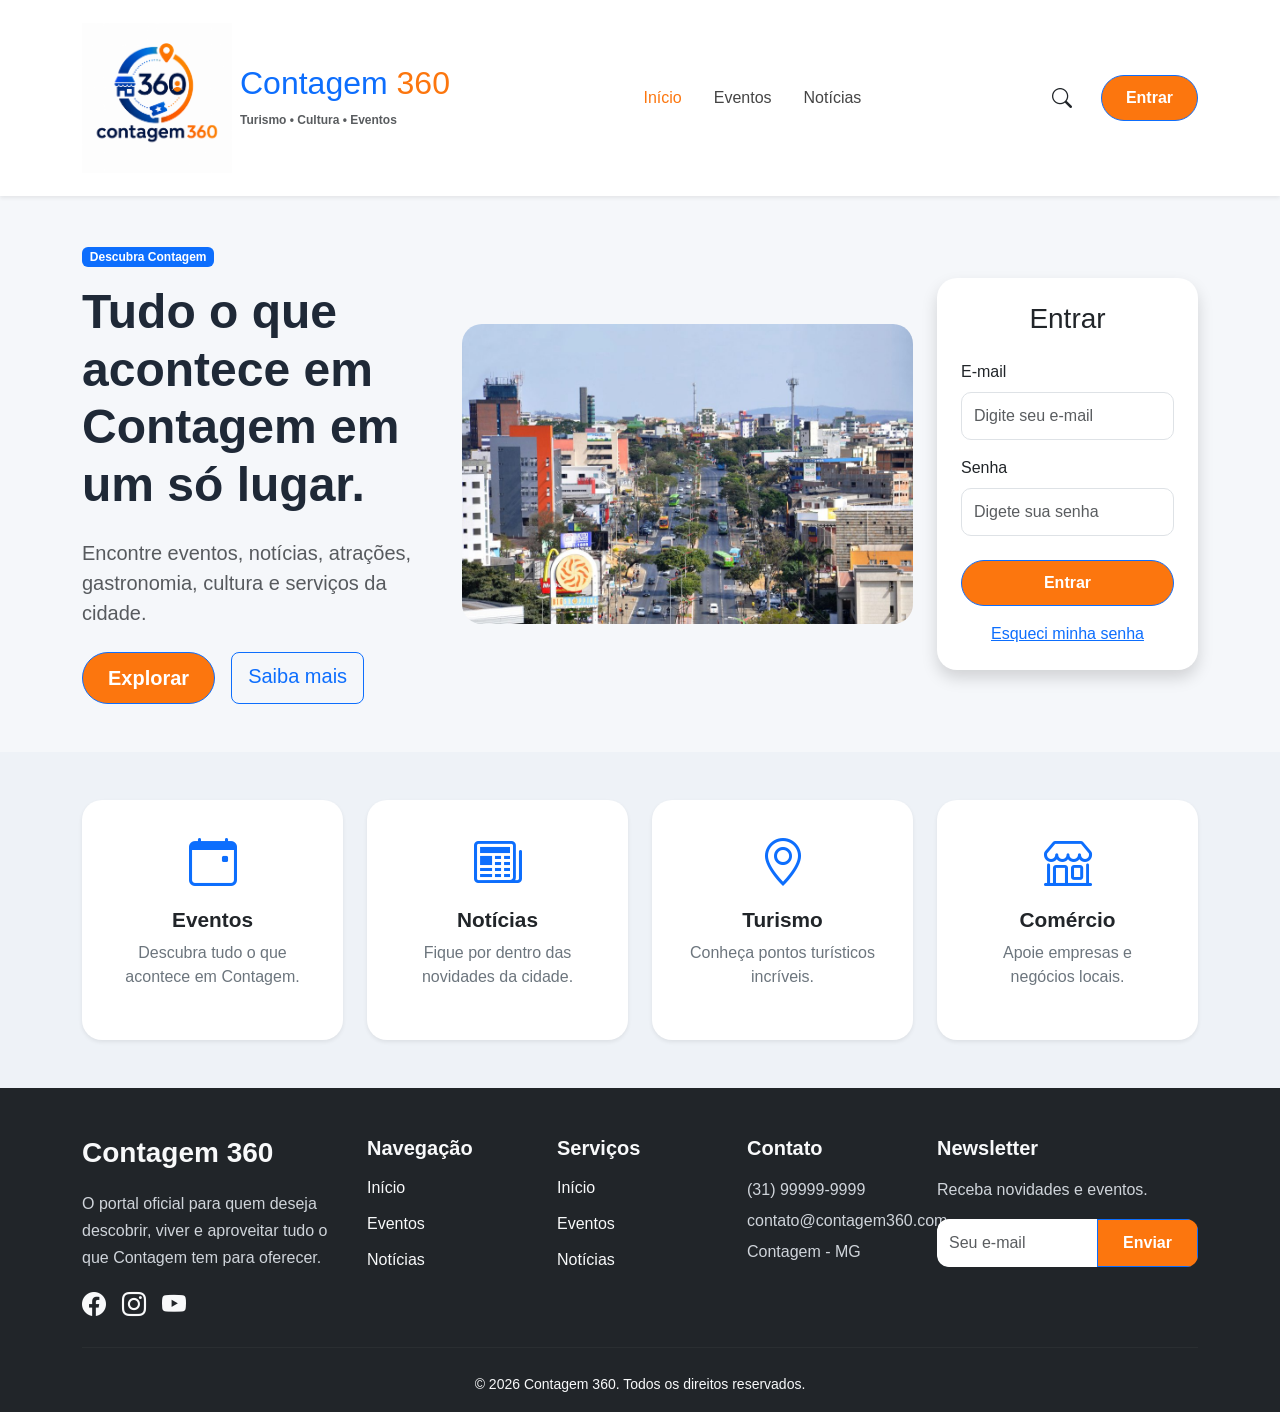
<file: index.html>
<!DOCTYPE html>
<html lang="pt-br">

<head>

    <meta charset="UTF-8">
    <meta name="viewport" content="width=device-width, initial-scale=1.0">

    <title>Contagem 360</title>

    <link rel="icon" href="img/logo.png" type="image/png">

    <!-- Bootstrap -->
    <link href="https://cdn.jsdelivr.net/npm/bootstrap@5.0.2/dist/css/bootstrap.min.css" rel="stylesheet">

    <!-- Bootstrap Icons -->
    <link rel="stylesheet" href="https://cdn.jsdelivr.net/npm/bootstrap-icons@1.13.1/font/bootstrap-icons.min.css">

    <!-- CSS -->
    <link rel="stylesheet" href="style.css">

</head>

<body>

    

    <!-- ==========================
            NAVBAR
    =========================== -->

    <header>

        <nav class="navbar navbar-expand-lg navbar-light bg-white shadow-sm">

            <div class="container">

                <!-- Logo -->

                <a class="navbar-brand fw-bold d-flex align-items-center" href="#">

                    <img src="img/logo.png" alt="Logo Contagem 360" width="150" class="me-2">
                    <div>

                        <h4 class="m-0">Contagem <span id="xbox">360</span></h4>
                
                        <small class="text-muted">
                            Turismo • Cultura • Eventos
                        </small>

                    </div>

                </a>

                <!-- Botão Mobile -->

                <button class="navbar-toggler" type="button" data-bs-toggle="collapse" data-bs-target="#menu">

                    <span class="navbar-toggler-icon"></span>

                </button>

                <!-- Menu -->

                <div class="collapse navbar-collapse" id="menu">

                    <ul class="navbar-nav mx-auto">

                        <li class="nav-item">
                            <a class="nav-link active" href="index.php?page=landing">
                                Início
                            </a>
                        </li> 

                        <li class="nav-item">
                            <a class="nav-link" href="index.php?page=eventos">
                                Eventos
                            </a>
                        </li>
                       

                        <li class="nav-item">
                            <a class="nav-link" href="index.php?page=noticias">
                                Notícias
                            </a>
                        </li>

                    </ul>

                    <!-- Lado direito -->

                    <div class="d-flex align-items-center">

                        <button class="btn btn-link text-dark me-3">

                            <i class="bi bi-search fs-5"></i>

                        </button>

                        <a href="index.php?page=login"
                           class="btn btn-primary rounded-pill px-4">
                        Entrar
                        </a>

                    </div>

                </div>

            </div>

        </nav>

    </header>

    <!-- ==========================
            MAIN
    =========================== -->

    <main> <!-- HERO -->

        <section class="hero py-5">

            <div class="container">

                <div class="row align-items-center gy-5">

                    <!-- Texto -->

                    <div class="col-lg-4">

                        <span class="badge bg-primary mb-3">
                            Descubra Contagem
                        </span>

                        <h1 class="display-5 fw-bold mb-4">

                            Tudo o que acontece em Contagem em um só lugar.

                        </h1>

                        <p class="lead text-muted mb-4">

                            Encontre eventos, notícias, atrações,
                            gastronomia, cultura e serviços da cidade.

                        </p>

                        <div class="d-flex gap-3">
                            <a href="index.php?page=eventos"
                            class="btn btn-primary btn-lg">
                             Explorar
                         </a>

                         <a href="index.php?page=home"
                         class="btn btn-outline-primary btn-lg">
                          Saiba mais
                         </a>
                        </div>

                    </div>

                    <!-- Imagem -->

                    <div class="col-lg-5 text-center">

                        <img src="img/cidade.jpg" class="img-fluid hero-img" alt="Cidade">

                    </div>

                    <!-- Login -->

                    <div class="col-lg-3">

                        <div class="card shadow border-0">

                            <div class="card-body p-4">

                                <h3 class="mb-4 text-center">

                                    Entrar

                                </h3>
                                <form id="FormLogin">
                                    <div class="mb-3">

                                        <label for="email" class="form-label">

                                            E-mail

                                        </label>

                                        <input type="email" class="form-control" placeholder="Digite seu e-mail"
                                            id="email">
                                            <div class="invalid-feedback" id="erroEmail">
                                                Digite um e-mail válido.
                                            </div>

                                    </div>

                                    <div class="mb-4">

                                        <label for="senha" class="form-label">

                                            Senha

                                        </label>

                                        <input type="password" class="form-control" placeholder="Digete sua senha"
                                            id="senha">
                                            <div class="invalid-feedback" id="erroEmail">
                                                Digite uma senha válida.
                                            </div>

                                    </div>

                                      <a href="index.php?page=login"
                                         class="btn btn-primary w-100 mb-3"
                                         id="Acessar">
                                       Entrar
                                      </a>
                                </form>
                                <div class="text-center">

                                    <a href="#">

                                        Esqueci minha senha

                                    </a>

                                </div>

                            </div>

                        </div>

                    </div>

                </div>

            </div>

        </section>

        <!-- BENEFÍCIOS -->

        <section class="py-5 bg-light">

            <div class="container">

                <div class="row text-center g-4">

                    <div class="col-lg-3">

                        <div class="card h-100 border-0 shadow-sm">

                            <div class="card-body">

                                <i class="bi bi-calendar-event display-5 text-primary"></i>

                                <h4 class="mt-3">

                                    Eventos

                                </h4>

                                <p>

                                    Descubra tudo o que acontece
                                    em Contagem.

                                </p>

                            </div>

                        </div>

                    </div>

                    <div class="col-lg-3">

                        <div class="card h-100 border-0 shadow-sm">

                            <div class="card-body">

                                <i class="bi bi-newspaper display-5 text-primary"></i>

                                <h4 class="mt-3">

                                    Notícias

                                </h4>

                                <p>

                                    Fique por dentro das novidades
                                    da cidade.

                                </p>

                            </div>

                        </div>

                    </div>

                    <div class="col-lg-3">

                        <div class="card h-100 border-0 shadow-sm">

                            <div class="card-body">

                                <i class="bi bi-geo-alt display-5 text-primary"></i>

                                <h4 class="mt-3">

                                    Turismo

                                </h4>

                                <p>

                                    Conheça pontos turísticos
                                    incríveis.

                                </p>

                            </div>

                        </div>

                    </div>

                    <div class="col-lg-3">

                        <div class="card h-100 border-0 shadow-sm">

                            <div class="card-body">

                                <i class="bi bi-shop display-5 text-primary"></i>

                                <h4 class="mt-3">

                                    Comércio

                                </h4>

                                <p>

                                    Apoie empresas e negócios
                                    locais.

                                </p>

                            </div>

                        </div>

                    </div>

                </div>

            </div>

        </section> <!-- FOOTER -->

    </main>

    <footer class="footer bg-dark text-light pt-5 pb-3">

        <div class="container">

            <div class="row gy-4">

                <!-- Logo -->

                <div class="col-lg-3">

                    <h3 class="fw-bold">

                        Contagem 360

                    </h3>

                    <p>

                        O portal oficial para quem deseja descobrir,
                        viver e aproveitar tudo o que Contagem tem
                        para oferecer.

                    </p>

                    <div class="d-flex gap-3 fs-4">

                        <a href="#" class="text-light">
                            <i class="bi bi-facebook"></i>
                        </a>

                        <a href="#" class="text-light">
                            <i class="bi bi-instagram"></i>
                        </a>

                        <a href="#" class="text-light">
                            <i class="bi bi-youtube"></i>
                        </a>

                    </div>

                </div>

                <!-- Links -->

                <div class="col-lg-2">

                    <h5 class="mb-3">

                        Navegação

                    </h5>

                    <ul class="list-unstyled">

                        <li>
                            <a href="index.php?page=landing"
                               class="text-light text-decoration-none">
                                Início
                            </a>
                        </li>
                    
                        <li>
                            <a href="index.php?page=eventos"
                               class="text-light text-decoration-none">
                                Eventos
                            </a>
                        </li>
                    
                        <li>
                            <a href="index.php?page=noticias"
                               class="text-light text-decoration-none">
                                Notícias
                            </a>
                        </li>
                    
                    </ul>

                </div>

                <!-- Serviços -->

                <div class="col-lg-2">

                    <h5 class="mb-3">

                        Serviços

                    </h5>

                    <ul class="list-unstyled">

                        <li>
                            <a href="index.php?page=landing"
                               class="text-light text-decoration-none">
                                Início
                            </a>
                        </li>
                    
                        <li>
                            <a href="index.php?page=eventos"
                               class="text-light text-decoration-none">
                                Eventos
                            </a>
                        </li>
                    
                        <li>
                            <a href="index.php?page=noticias"
                               class="text-light text-decoration-none">
                                Notícias
                            </a>
                        </li>
                    
                    </ul>

                </div>

                <!-- Contato -->

                <div class="col-lg-2">

                    <h5 class="mb-3">

                        Contato

                    </h5>

                    <p class="mb-1">

                        (31) 99999-9999

                    </p>

                    <p class="mb-1">

                        contato@contagem360.com

                    </p>

                    <p>

                        Contagem - MG

                    </p>

                </div>

                <!-- Newsletter -->

                <div class="col-lg-3">

                    <h5 class="mb-3">

                        Newsletter

                    </h5>

                    <p>

                        Receba novidades e eventos.

                    </p>

                    <form>

                        <div class="input-group">

                            <input type="email" class="form-control" placeholder="Seu e-mail">

                            <button class="btn btn-primary" type="submit">

                                Enviar

                            </button>

                        </div>

                    </form>

                </div>

            </div>

            <hr class="my-4">

            <div class="row">

                <div class="col text-center">

                    <small>

                        © 2026 Contagem 360.
                        Todos os direitos reservados.

                    </small>

                </div>

            </div>

        </div>

    </footer>

    <!-- Bootstrap -->

    <script src="https://cdn.jsdelivr.net/npm/bootstrap@5.0.2/dist/js/bootstrap.bundle.min.js"></script>


</body>
<script src="script.js"></script>

</html>
</file>
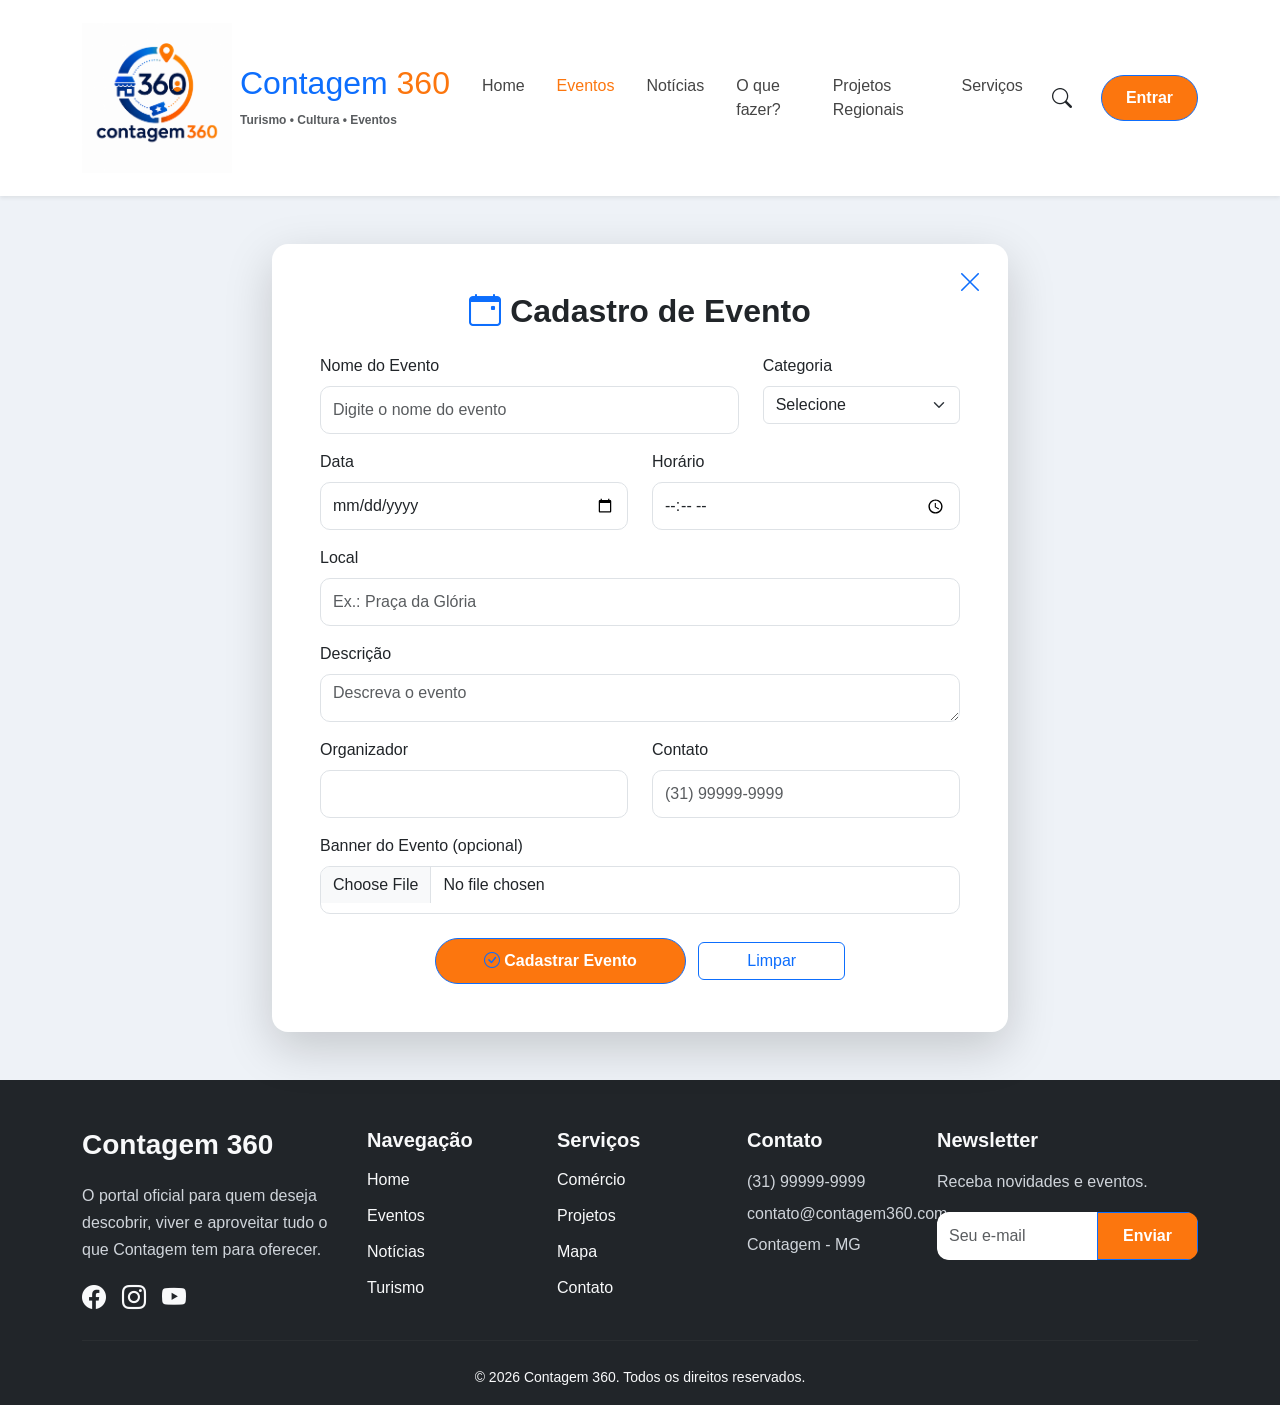
<file: eventos.html>
<!DOCTYPE html>
<html lang="pt-br">

<head>

    <meta charset="UTF-8">
    <meta name="viewport" content="width=device-width, initial-scale=1.0">

    <title>Contagem 360</title>

    <link rel="icon" href="img/logo.png" type="image/png">

    <!-- Bootstrap -->
    <link href="https://cdn.jsdelivr.net/npm/bootstrap@5.0.2/dist/css/bootstrap.min.css" rel="stylesheet">

    <!-- Bootstrap Icons -->
    <link rel="stylesheet" href="https://cdn.jsdelivr.net/npm/bootstrap-icons@1.13.1/font/bootstrap-icons.min.css">

    <!-- CSS -->
    <link rel="stylesheet" href="style.css">
    <link rel="stylesheet" href="https://cdn.jsdelivr.net/npm/bootstrap-icons@1.11.3/font/bootstrap-icons.min.css">

</head>

<body>

    <!-- ==========================
            NAVBAR
    =========================== -->

    <header>

        <nav class="navbar navbar-expand-lg navbar-light bg-white shadow-sm">

            <div class="container">

                <!-- Logo -->

                <a class="navbar-brand fw-bold d-flex align-items-center" href="#">

                    <img src="img/logo.png" alt="Logo Contagem 360" width="150" class="me-2">
                    <div>

                        <h4 class="m-0">Contagem <span id="xbox">360</span></h4>

                        <small class="text-muted">
                            Turismo • Cultura • Eventos
                        </small>

                    </div>

                </a>

                <!-- Botão Mobile -->

                <button class="navbar-toggler" type="button" data-bs-toggle="collapse" data-bs-target="#menu">

                    <span class="navbar-toggler-icon"></span>

                </button>

                <!-- Menu -->

                <div class="collapse navbar-collapse" id="menu">

                    <ul class="navbar-nav mx-auto">

                        <li class="nav-item">
                            <a class="nav-link " href="index.html">
                                Home
                            </a>
                        </li>

                        <li class="nav-item">
                            <a class="nav-link active" href="#">
                                Eventos
                            </a>
                        </li>

                        <li class="nav-item">
                            <a class="nav-link" href="#">
                                Notícias
                            </a>
                        </li>

                        <li class="nav-item">
                            <a class="nav-link" href="#">
                                O que fazer?
                            </a>
                        </li>

                        <li class="nav-item">
                            <a class="nav-link" href="#">
                                Projetos Regionais
                            </a>
                        </li>

                        <li class="nav-item">
                            <a class="nav-link" href="#">
                                Serviços
                            </a>
                        </li>

                    </ul>

                    <!-- Lado direito -->

                    <div class="d-flex align-items-center">

                        <button class="btn btn-link text-dark me-3">

                            <i class="bi bi-search fs-5"></i>

                        </button>

                        <a href="index.html" class="btn btn-primary rounded-pill px-4">

                            Entrar

                        </a>

                    </div>

                </div>

            </div>

        </nav>

    </header>

    <!-- ==========================
            MAIN
    =========================== -->
    <section class="py-5 bg-light">

        <div class="container">
    
            <div class="row justify-content-center">
    
                <div class="col-lg-8">
    
                    <div class="card shadow-lg border-0 rounded-4 position-relative">
    
                        <!-- Botão Fechar -->
                        <button type="button"
                            class="btn btn-fechar position-absolute top-0 end-0 m-3"
                            onclick="history.back()">
    
                            <i class="bi bi-x-lg fs-4"></i>
    
                        </button>
    
                        <div class="card-body p-5">
    
                            <h2 class="text-center fw-bold mb-4">
                                <i class="bi bi-calendar-event text-primary"></i>
                                Cadastro de Evento
                            </h2>

                            <form id="formEvento">

                                <div class="row">

                                    <div class="col-md-8 mb-3">

                                        <label for="nomeEvento" class="form-label">
                                            Nome do Evento
                                        </label>

                                        <input type="text" class="form-control" id="nomeEvento"
                                            placeholder="Digite o nome do evento">

                                        <div class="invalid-feedback">
                                            Informe o nome do evento.
                                        </div>

                                    </div>

                                    <div class="col-md-4 mb-3">

                                        <label for="categoria" class="form-label">
                                            Categoria
                                        </label>

                                        <select class="form-select" id="categoria">

                                            <option value="" selected>
                                                Selecione
                                            </option>

                                            <option>Show</option>
                                            <option>Festival</option>
                                            <option>Esportivo</option>
                                            <option>Cultural</option>
                                            <option>Feira</option>

                                        </select>

                                        <div class="invalid-feedback">
                                            Selecione uma categoria.
                                        </div>

                                    </div>

                                </div>

                                <div class="row">

                                    <div class="col-md-6 mb-3">

                                        <label for="dataEvento" class="form-label">
                                            Data
                                        </label>

                                        <input type="date" class="form-control" id="dataEvento">

                                        <div class="invalid-feedback">
                                            Informe a data.
                                        </div>

                                    </div>

                                    <div class="col-md-6 mb-3">

                                        <label for="horaEvento" class="form-label">
                                            Horário
                                        </label>

                                        <input type="time" class="form-control" id="horaEvento">

                                        <div class="invalid-feedback">
                                            Informe o horário.
                                        </div>

                                    </div>

                                </div>

                                <div class="mb-3">

                                    <label for="localEvento" class="form-label">
                                        Local
                                    </label>

                                    <input type="text" class="form-control" id="localEvento"
                                        placeholder="Ex.: Praça da Glória">

                                    <div class="invalid-feedback">
                                        Informe o local.
                                    </div>

                                </div>

                                <div class="mb-3">

                                    <label for="descricaoEvento" class="form-label">
                                        Descrição
                                    </label>

                                    <textarea class="form-control" rows="5" id="descricaoEvento"
                                        placeholder="Descreva o evento"></textarea>

                                    <div class="invalid-feedback">
                                        Informe uma descrição.
                                    </div>

                                </div>

                                <div class="row">

                                    <div class="col-md-6 mb-3">

                                        <label for="organizador" class="form-label">
                                            Organizador
                                        </label>

                                        <input type="text" class="form-control" id="organizador">
                                        <div class="invalid-feedback">
                                            Informe o nome do Organizador.
                                        </div>

                                    </div>

                                    <div class="col-md-6 mb-3">

                                        <label for="contato" class="form-label">
                                            Contato
                                        </label>

                                        <input type="tel" class="form-control" id="contato"
                                            placeholder="(31) 99999-9999">
                                        <div class="invalid-feedback">
                                            Informe o numero de contato.
                                        </div>

                                    </div>

                                </div>



                                <div class="mb-4    ">

                                    <label for="imagemEvento" class="form-label">
                                        Banner do Evento (opcional)
                                    </label>

                                    <input type="file" class="form-control" id="imagemEvento">
                                </div>


                                <div class="text-center">

                                    <button type="submit" class="btn btn-primary px-5">

                                        <i class="bi bi-check-circle"></i>
                                        Cadastrar Evento

                                    </button>


                                    <button type="reset" class="btn btn-outline-primary px-5 ms-2">

                                        Limpar

                                    </button>

                                </div>

                            </form>

                        </div>

                    </div>

                </div>

            </div>

        </div>

    </section>
    <!-- Modal de Alerta -->
<div class="modal fade" id="modalAlerta" tabindex="-1" aria-labelledby="modalAlertaLabel" aria-hidden="true">
    <div class="modal-dialog modal-dialog-centered">
        <div class="modal-content border-0 shadow">

            <div class="modal-header bg-success text-white">
                <h5 class="modal-title" id="modalAlertaLabel">
                    <i class="bi bi-check-circle-fill me-2"></i>
                    Sucesso
                </h5>
                <button type="button" class="btn-close btn-close-white" data-bs-dismiss="modal"></button>
            </div>

            <div class="modal-body text-center py-4">
                <i class="bi bi-check-circle-fill text-success" style="font-size:70px;"></i>

                <h4 class="mt-3">Evento cadastrado!</h4>

                <p class="text-muted mb-0">
                    O evento foi cadastrado com sucesso.
                </p>
            </div>

            <div class="modal-footer justify-content-center">
                <button type="button" class="btn btn-success" data-bs-dismiss="modal">
                    OK
                </button>
            </div>

        </div>
    </div>
</div>









    <footer class="footer bg-dark text-light pt-5 pb-3">

        <div class="container">

            <div class="row gy-4">

                <!-- Logo -->

                <div class="col-lg-3">

                    <h3 class="fw-bold">

                        Contagem 360

                    </h3>

                    <p>

                        O portal oficial para quem deseja descobrir,
                        viver e aproveitar tudo o que Contagem tem
                        para oferecer.

                    </p>

                    <div class="d-flex gap-3 fs-4">

                        <a href="#" class="text-light">
                            <i class="bi bi-facebook"></i>
                        </a>

                        <a href="#" class="text-light">
                            <i class="bi bi-instagram"></i>
                        </a>

                        <a href="#" class="text-light">
                            <i class="bi bi-youtube"></i>
                        </a>

                    </div>

                </div>

                <!-- Links -->

                <div class="col-lg-2">

                    <h5 class="mb-3">

                        Navegação

                    </h5>

                    <ul class="list-unstyled">

                        <li><a href="#" class="text-light text-decoration-none">Home</a></li>

                        <li><a href="#" class="text-light text-decoration-none">Eventos</a></li>

                        <li><a href="#" class="text-light text-decoration-none">Notícias</a></li>

                        <li><a href="#" class="text-light text-decoration-none">Turismo</a></li>

                    </ul>

                </div>

                <!-- Serviços -->

                <div class="col-lg-2">

                    <h5 class="mb-3">

                        Serviços

                    </h5>

                    <ul class="list-unstyled">

                        <li><a href="#" class="text-light text-decoration-none">Comércio</a></li>

                        <li><a href="#" class="text-light text-decoration-none">Projetos</a></li>

                        <li><a href="#" class="text-light text-decoration-none">Mapa</a></li>

                        <li><a href="#" class="text-light text-decoration-none">Contato</a></li>

                    </ul>

                </div>

                <!-- Contato -->

                <div class="col-lg-2">

                    <h5 class="mb-3">

                        Contato

                    </h5>

                    <p class="mb-1">

                        (31) 99999-9999

                    </p>

                    <p class="mb-1">

                        contato@contagem360.com

                    </p>

                    <p>

                        Contagem - MG

                    </p>

                </div>

                <!-- Newsletter -->

                <div class="col-lg-3">

                    <h5 class="mb-3">

                        Newsletter

                    </h5>

                    <p>

                        Receba novidades e eventos.

                    </p>

                    <form>

                        <div class="input-group">

                            <input type="email" class="form-control" placeholder="Seu e-mail">

                            <button class="btn btn-primary" type="submit">

                                Enviar

                            </button>

                        </div>

                    </form>

                </div>

            </div>

            <hr class="my-4">

            <div class="row">

                <div class="col text-center">

                    <small>

                        © 2026 Contagem 360.
                        Todos os direitos reservados.

                    </small>

                </div>

            </div>

        </div>

    </footer>

    <!-- Bootstrap -->

    <script src="https://cdn.jsdelivr.net/npm/bootstrap@5.0.2/dist/js/bootstrap.bundle.min.js"></script>


</body>
<script src="scriptEv.js"></script>

</html>
</file>
<file: style.css>
/* ==========================================
            RESET
========================================== */

*{
    margin:0;
    padding:0;
    box-sizing:border-box;
}

body{
    font-family: "Segoe UI", Tahoma, Geneva, Verdana, sans-serif;
    background:#f5f7fa;
    color:#212529;
}

/* ==========================================
            NAVBAR
========================================== */   
#xbox{
    color:#fc760e;
    font-family:  oswald,sans-serif;

}
.navbar{
    padding:18px 0;
    background:#fff !important;
}

.navbar-brand{
    text-decoration:none;
}

.navbar-brand h4{
    color:#0d6efd;
    font-size:32px;
    font-family:  oswald,sans-serif;
}

.navbar-brand small{
    font-size:.75rem;
}

.nav-link{
    font-weight:500;
    color:#444 !important;
    margin:0 8px;
    transition:.3s;
}

.nav-link:hover{
    color:#0d6efd !important;
}

.nav-link.active{
    color:#fc760e !important;
}

.btn-primary{
    background-color:#fc760e !important;
    border-radius:30px;
    padding:10px 25px;
    font-weight:600;
}


/* ==========================================
            HERO
========================================== */

.hero{

    padding:80px 0;

}

.hero h1{

    font-weight:700;
    color:#1f2937;
    line-height:1.2;

}

.hero p{

    color:#6c757d;

}

.hero-img{

    max-width:100%;
    border-radius:20px;

}

.card{

    border-radius:20px;

}

.card-body{

    padding:35px;

}

.form-control{

    height:48px;
    border-radius:10px;

}

.form-control:focus{

    box-shadow:none;
    border-color:#0d6efd;

}

/* ==========================================
            BENEFÍCIOS
========================================== */

.bg-light{

    background:#eef2f7 !important;

}

.card i{

    color:#0d6efd;

}

.card h4{

    font-size:1.3rem;
    font-weight:600;

}

.card p{

    color:#6c757d;

}
/* ==========================================
            FOOTER
========================================== */

.footer{

    background:#1f2937;
    color:white;

}

.footer h3{

    font-weight:700;
    margin-bottom:20px;

}

.footer h5{

    font-weight:600;
    margin-bottom:20px;

}

.footer p{

    color:#cfd4da;
    line-height:1.7;

}

.footer ul{

    padding:0;
    margin:0;

}

.footer li{

    list-style:none;
    margin-bottom:12px;

}

.footer a{

    color:#cfd4da;
    text-decoration:none;
    transition:.3s;

}

.footer a:hover{

    color:#0d6efd;

}

.footer .input-group{

    border-radius:12px;
    overflow:hidden;

}

.footer .form-control{

    border:none;
    box-shadow:none;

}

.footer .btn{

    border-radius:0;

}

.footer hr{

    border-color:rgba(255,255,255,.15);

}

/* ==========================================
            CARDS
========================================== */

.card{

    transition:.3s;
    border:none;

}

.card:hover{

    transform:translateY(-8px);

    box-shadow:0 .8rem 2rem rgba(0,0,0,.12);

}
.btn-fechar{
    width:45px;
    height:45px;
    border-radius:50%;
    color:#0e89fc;
    display:flex;
    justify-content:center;
    align-items:center;
    transition:0.3s;
}

.btn-fechar:hover{
    transform:rotate(90deg);
}

.card{
    border-radius:20px;
}
  
/* ==========================================
            BOTÕES
========================================== */

.btn{

    transition:.3s;

}

.btn-primary:hover{

    transform:translateY(-2px);

}

.btn-outline-primary:hover{

    transform:translateY(-2px);

}

/* ==========================================
            RESPONSIVIDADE
========================================== */

@media (max-width:991px){

    .navbar-brand h4{
        
        font-size:1.2rem;

    }

    .navbar-nav{

        text-align:center;
        margin-top:20px;

    }

    .navbar .d-flex{

        justify-content:center;
        margin-top:20px;

    }

    .hero{

        text-align:center;
        padding:50px 0;

    }

    .hero-img{

        margin:35px 0;

    }

    .footer{

        text-align:center;

    }

    .footer .d-flex{

        justify-content:center;

    }

}

@media (max-width:768px){

    .hero h1{

        font-size:2rem;

    }

    .display-5{

        font-size:2rem;

    }

    .btn-lg{

        width:100%;

    }

    .hero .d-flex{

        flex-direction:column;

    }

}
</file>
